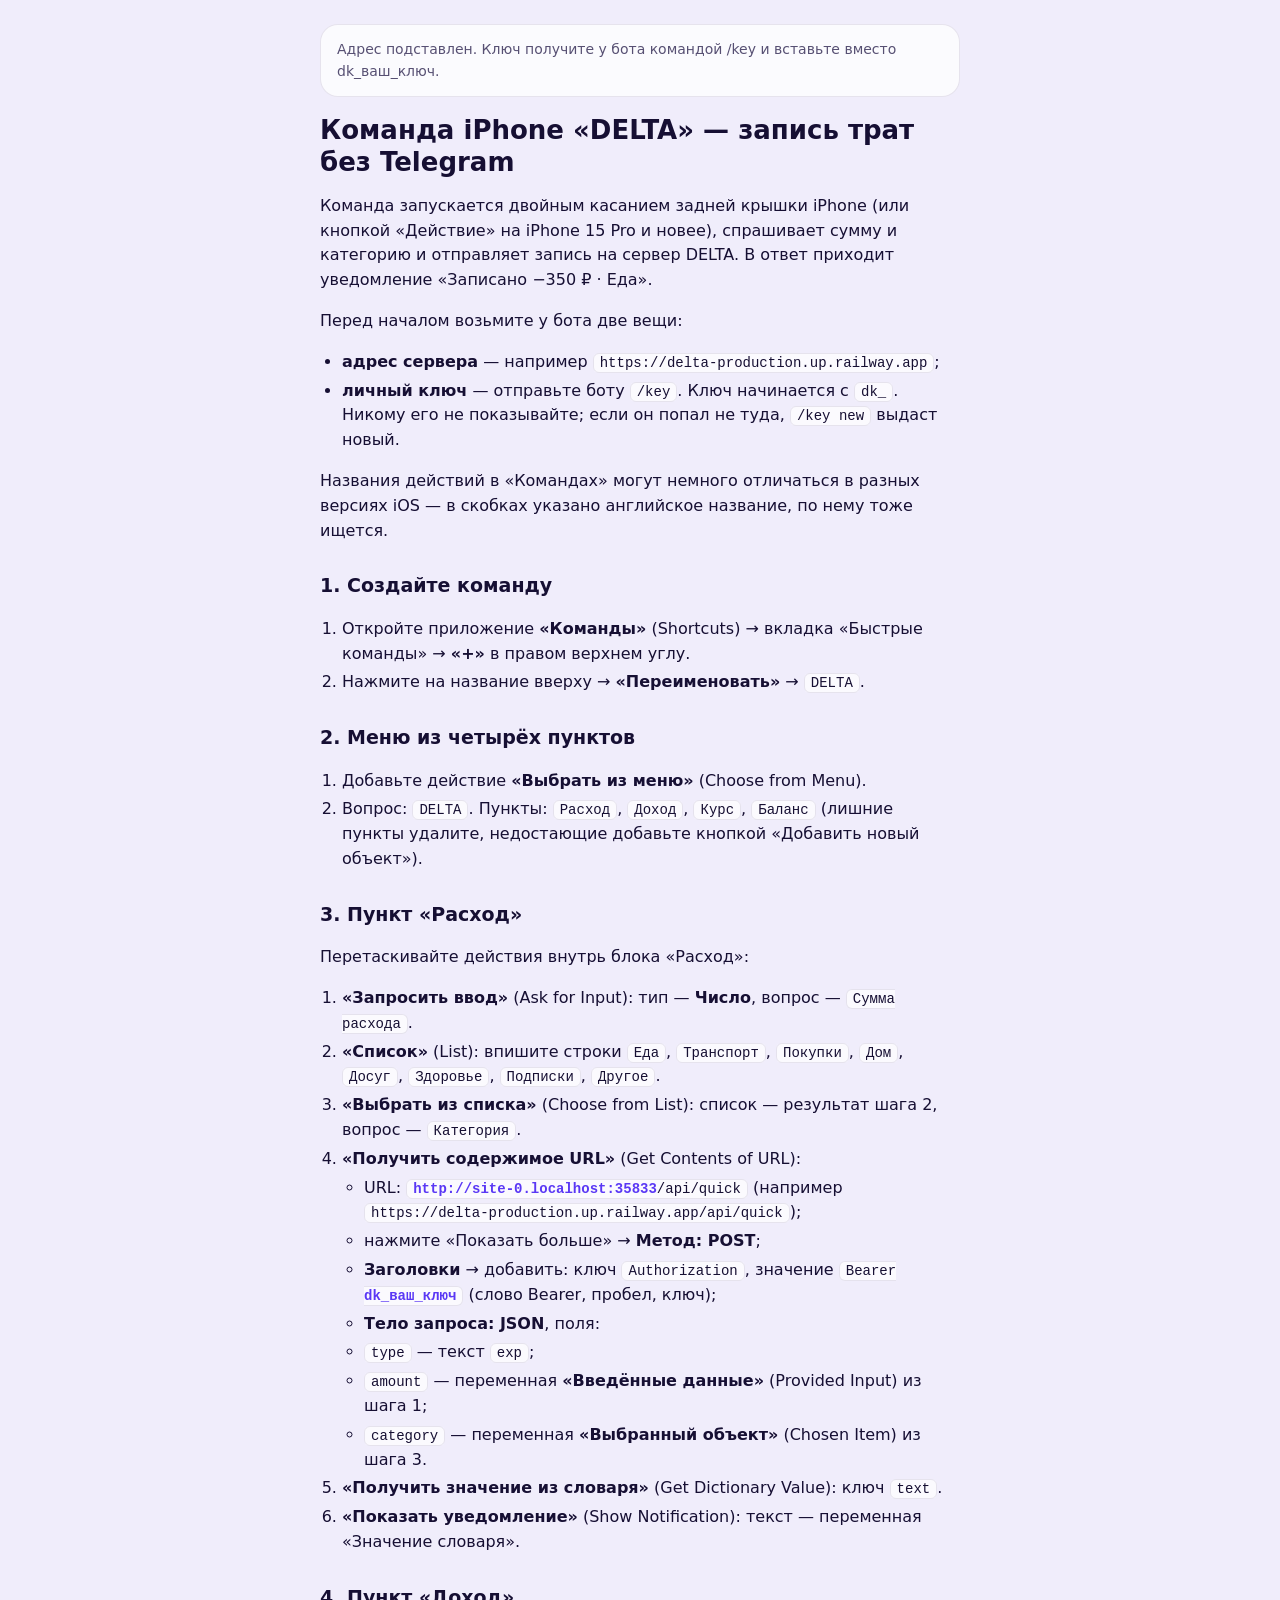
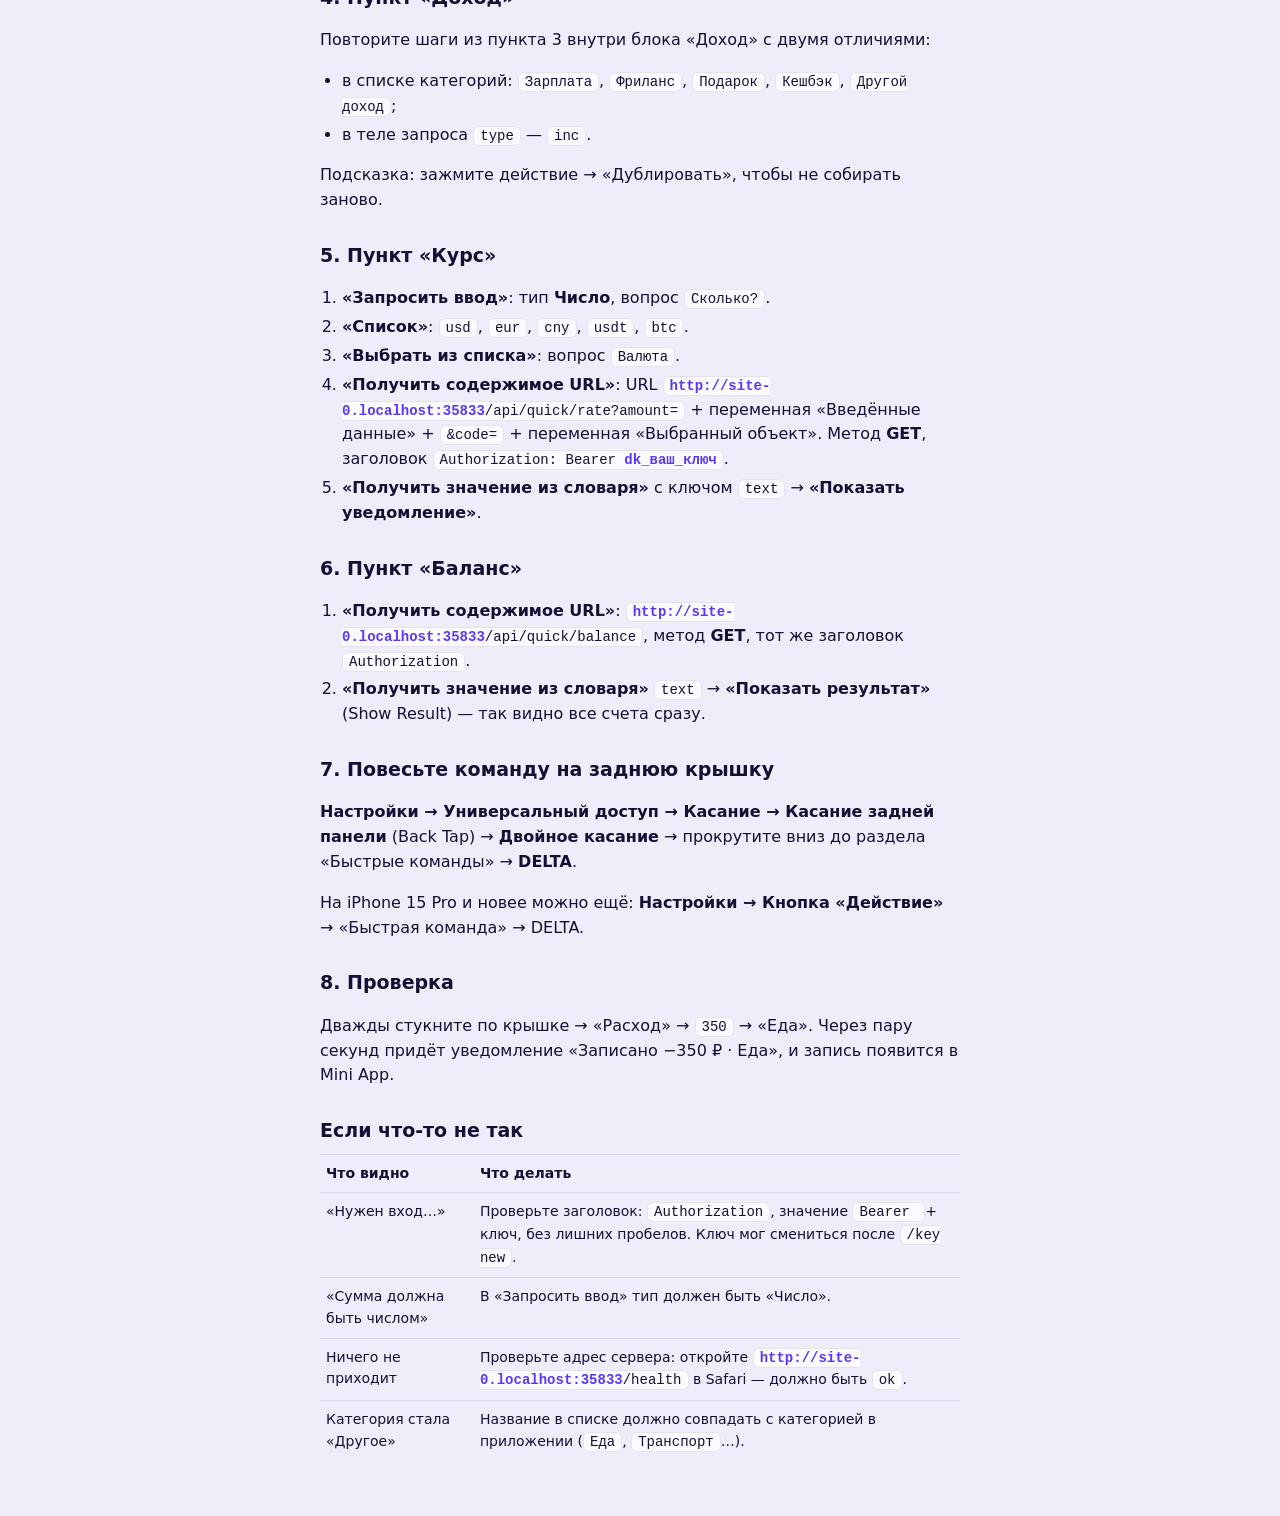
<file: webapp/ios.html>
<!doctype html>
<html lang="ru"><head><meta charset="utf-8"><meta name="viewport" content="width=device-width, initial-scale=1">
<title>DELTA — команда iPhone</title>
<style>
:root{--bg:#08061A;--text:#F4F1FF;--text2:rgba(244,241,255,.68);--card:rgba(255,255,255,.06);--bd:rgba(255,255,255,.12);--acc:#C6B4FF}
@media (prefers-color-scheme:light){:root{--bg:#F0EDFB;--text:#160F33;--text2:#575073;--card:rgba(255,255,255,.75);--bd:rgba(40,20,90,.1);--acc:#5A38F5}}
body{margin:0;background:var(--bg);color:var(--text);font:16px/1.55 -apple-system,system-ui,sans-serif;padding:24px 16px 60px}
main{max-width:640px;margin:0 auto}
h1{font-size:26px;line-height:1.2;margin:0 0 12px} h2{font-size:19px;margin:28px 0 8px}
li{margin:4px 0} ol,ul{padding-left:22px}
code{background:var(--card);border:1px solid var(--bd);border-radius:6px;padding:1px 6px;font-size:14px;overflow-wrap:anywhere}
.addr,.key{color:var(--acc);font-weight:700}
table{width:100%;border-collapse:collapse;font-size:14px;margin-top:8px}
th,td{text-align:left;border-top:1px solid var(--bd);padding:8px 6px;vertical-align:top}
.top{background:var(--card);border:1px solid var(--bd);border-radius:18px;padding:14px 16px;margin:0 0 18px;font-size:14px;color:var(--text2)}
</style></head><body><main>
<div class="top" id="top">Адрес сервера и ваш ключ подставлены в инструкцию автоматически.</div>
<h1>Команда iPhone «DELTA» — запись трат без Telegram</h1>
<p>Команда запускается двойным касанием задней крышки iPhone (или кнопкой «Действие» на iPhone 15 Pro и новее), спрашивает сумму и категорию и отправляет запись на сервер DELTA. В ответ приходит уведомление «Записано −350 ₽ · Еда».</p>
<p>Перед началом возьмите у бота две вещи:</p>
<ul>
<li><b>адрес сервера</b> — например <code>https://delta-production.up.railway.app</code>;
</li>
<li><b>личный ключ</b> — отправьте боту <code>/key</code>. Ключ начинается с <code>dk_</code>. Никому его не показывайте; если он попал не туда, <code>/key new</code> выдаст новый.
</li></ul>
<p>Названия действий в «Командах» могут немного отличаться в разных версиях iOS — в скобках указано английское название, по нему тоже ищется.</p>
<h2>1. Создайте команду</h2>
<ol>
<li>Откройте приложение <b>«Команды»</b> (Shortcuts) → вкладка «Быстрые команды» → <b>«+»</b> в правом верхнем углу.
</li>
<li>Нажмите на название вверху → <b>«Переименовать»</b> → <code>DELTA</code>.
</li></ol>
<h2>2. Меню из четырёх пунктов</h2>
<ol>
<li>Добавьте действие <b>«Выбрать из меню»</b> (Choose from Menu).
</li>
<li>Вопрос: <code>DELTA</code>. Пункты: <code>Расход</code>, <code>Доход</code>, <code>Курс</code>, <code>Баланс</code> (лишние пункты удалите, недостающие добавьте кнопкой «Добавить новый объект»).
</li></ol>
<h2>3. Пункт «Расход»</h2>
<p>Перетаскивайте действия внутрь блока «Расход»:</p>
<ol>
<li><b>«Запросить ввод»</b> (Ask for Input): тип — <b>Число</b>, вопрос — <code>Сумма расхода</code>.
</li>
<li><b>«Список»</b> (List): впишите строки <code>Еда</code>, <code>Транспорт</code>, <code>Покупки</code>, <code>Дом</code>, <code>Досуг</code>, <code>Здоровье</code>, <code>Подписки</code>, <code>Другое</code>.
</li>
<li><b>«Выбрать из списка»</b> (Choose from List): список — результат шага 2, вопрос — <code>Категория</code>.
</li>
<li><b>«Получить содержимое URL»</b> (Get Contents of URL):
<ul>
<li>URL: <code><span class="addr">АДРЕС</span>/api/quick</code> (например <code>https://delta-production.up.railway.app/api/quick</code>);
</li>
<li>нажмите «Показать больше» → <b>Метод: POST</b>;
</li>
<li><b>Заголовки</b> → добавить: ключ <code>Authorization</code>, значение <code>Bearer <span class="key">dk_ваш_ключ</span></code> (слово Bearer, пробел, ключ);
</li>
<li><b>Тело запроса: JSON</b>, поля:
</li>
<li><code>type</code> — текст <code>exp</code>;
</li>
<li><code>amount</code> — переменная <b>«Введённые данные»</b> (Provided Input) из шага 1;
</li>
<li><code>category</code> — переменная <b>«Выбранный объект»</b> (Chosen Item) из шага 3.
</li></ul>
</li>
<li><b>«Получить значение из словаря»</b> (Get Dictionary Value): ключ <code>text</code>.
</li>
<li><b>«Показать уведомление»</b> (Show Notification): текст — переменная «Значение словаря».
</li></ol>
<h2>4. Пункт «Доход»</h2>
<p>Повторите шаги из пункта 3 внутри блока «Доход» с двумя отличиями:</p>
<ul>
<li>в списке категорий: <code>Зарплата</code>, <code>Фриланс</code>, <code>Подарок</code>, <code>Кешбэк</code>, <code>Другой доход</code>;
</li>
<li>в теле запроса <code>type</code> — <code>inc</code>.
</li></ul>
<p>Подсказка: зажмите действие → «Дублировать», чтобы не собирать заново.</p>
<h2>5. Пункт «Курс»</h2>
<ol>
<li><b>«Запросить ввод»</b>: тип <b>Число</b>, вопрос <code>Сколько?</code>.
</li>
<li><b>«Список»</b>: <code>usd</code>, <code>eur</code>, <code>cny</code>, <code>usdt</code>, <code>btc</code>.
</li>
<li><b>«Выбрать из списка»</b>: вопрос <code>Валюта</code>.
</li>
<li><b>«Получить содержимое URL»</b>: URL <code><span class="addr">АДРЕС</span>/api/quick/rate?amount=</code> + переменная «Введённые данные» + <code>&amp;code=</code> + переменная «Выбранный объект». Метод <b>GET</b>, заголовок <code>Authorization: Bearer <span class="key">dk_ваш_ключ</span></code>.
</li>
<li><b>«Получить значение из словаря»</b> с ключом <code>text</code> → <b>«Показать уведомление»</b>.
</li></ol>
<h2>6. Пункт «Баланс»</h2>
<ol>
<li><b>«Получить содержимое URL»</b>: <code><span class="addr">АДРЕС</span>/api/quick/balance</code>, метод <b>GET</b>, тот же заголовок <code>Authorization</code>.
</li>
<li><b>«Получить значение из словаря»</b> <code>text</code> → <b>«Показать результат»</b> (Show Result) — так видно все счета сразу.
</li></ol>
<h2>7. Повесьте команду на заднюю крышку</h2>
<p><b>Настройки → Универсальный доступ → Касание → Касание задней панели</b> (Back Tap) → <b>Двойное касание</b> → прокрутите вниз до раздела «Быстрые команды» → <b>DELTA</b>.</p>
<p>На iPhone 15 Pro и новее можно ещё: <b>Настройки → Кнопка «Действие»</b> → «Быстрая команда» → DELTA.</p>
<h2>8. Проверка</h2>
<p>Дважды стукните по крышке → «Расход» → <code>350</code> → «Еда». Через пару секунд придёт уведомление «Записано −350 ₽ · Еда», и запись появится в Mini App.</p>
<h2>Если что-то не так</h2>
<table><tr><th>Что видно</th><th>Что делать</th></tr>
<tr><td>«Нужен вход…»</td><td>Проверьте заголовок: <code>Authorization</code>, значение <code>Bearer </code> + ключ, без лишних пробелов. Ключ мог смениться после <code>/key new</code>.</td></tr>
<tr><td>«Сумма должна быть числом»</td><td>В «Запросить ввод» тип должен быть «Число».</td></tr>
<tr><td>Ничего не приходит</td><td>Проверьте адрес сервера: откройте <code><span class="addr">АДРЕС</span>/health</code> в Safari — должно быть <code>ok</code>.</td></tr>
<tr><td>Категория стала «Другое»</td><td>Название в списке должно совпадать с категорией в приложении (<code>Еда</code>, <code>Транспорт</code>…).</td></tr>
</table>
</main>
<script>
(function () {
  var k = '';
  try { k = new URLSearchParams(location.hash.slice(1)).get('k') || ''; } catch (e) { k = ''; }
  document.querySelectorAll('.addr').forEach(function (e) { e.textContent = location.origin; });
  if (k) document.querySelectorAll('.key').forEach(function (e) { e.textContent = k; });
  else document.getElementById('top').textContent = 'Адрес подставлен. Ключ получите у бота командой /key и вставьте вместо dk_ваш_ключ.';
})();
</script></body></html>
</file>
